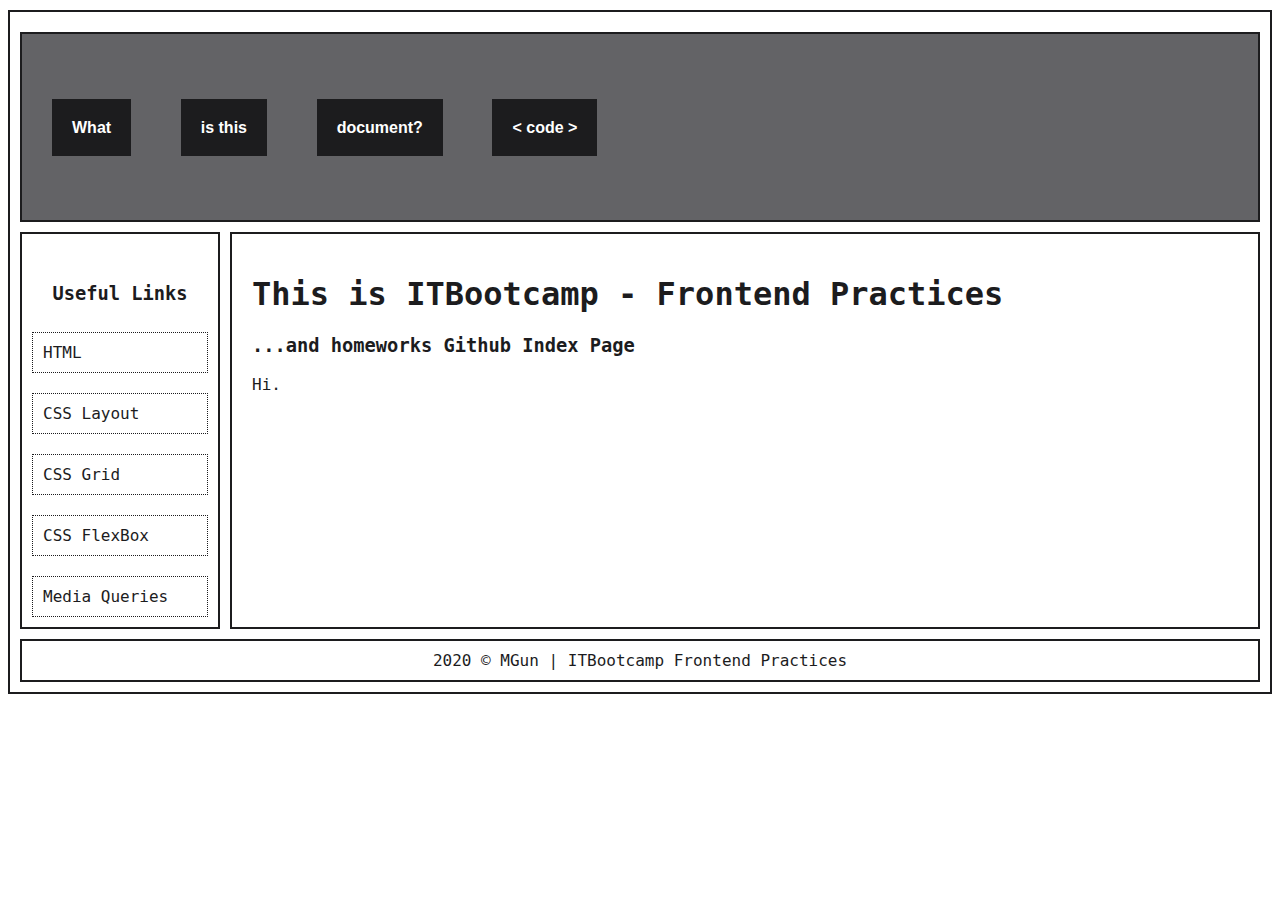
<file: index.html>
<!DOCTYPE html>
<html lang="en">
<head>
    <meta charset="UTF-8">
    <meta name="viewport" content="width=device-width, initial-scale=1.0">
    <meta http-equiv="X-UA-Compatible" content="ie=edge">
    <title>Frontend Practices</title>
    <link rel="stylesheet" href="index.css">

</head>

<body>
    <div class="container">
      <div class="header">
        <nav class= "menu">
            <a href="" onclick= "alert('🤔\n ???')">What</a>
            <a href="" onclick= "alert('...a pencil? \n✍🏻')">is this</a>
            <a href="" onclick= "alert('🤓\nDid you mean <!DOCTYPE html> ?')">document?</a>
            <a href="https://github.com/mgunsd/frontendpractice/tree/master">< code ></a>
          </nav>
      </div>
      <div class="main">
        
        <h1>This is ITBootcamp - Frontend Practices</h1>
        <h3>...and homeworks Github Index Page </h3>
        
        <p>Hi.</p>
      </div>
      <div class="side">  
            <h3>Useful Links</h3>
        <nav class= "sidelinks">
            <a href="https://developer.mozilla.org/en-US/docs/Learn/HTML/Introduction_to_HTML">HTML</a>
            <a href="https://developer.mozilla.org/en-US/docs/Learn/CSS/CSS_layout">CSS Layout</a>
            <a href="https://developer.mozilla.org/en-US/docs/Web/CSS/CSS_Grid_Layout">CSS Grid</a>
            <a href="https://developer.mozilla.org/en-US/docs/Web/CSS/CSS_Flexible_Box_Layout">CSS FlexBox</a>
            <a href="https://developer.mozilla.org/en-US/docs/Web/CSS/Media_Queries">Media Queries</a>
        </nav>  
      </div> 
      <div class="footer">
        2020 © MGun | ITBootcamp Frontend Practices 
      </div>

    </div>
    
</body>
</html>
</file>
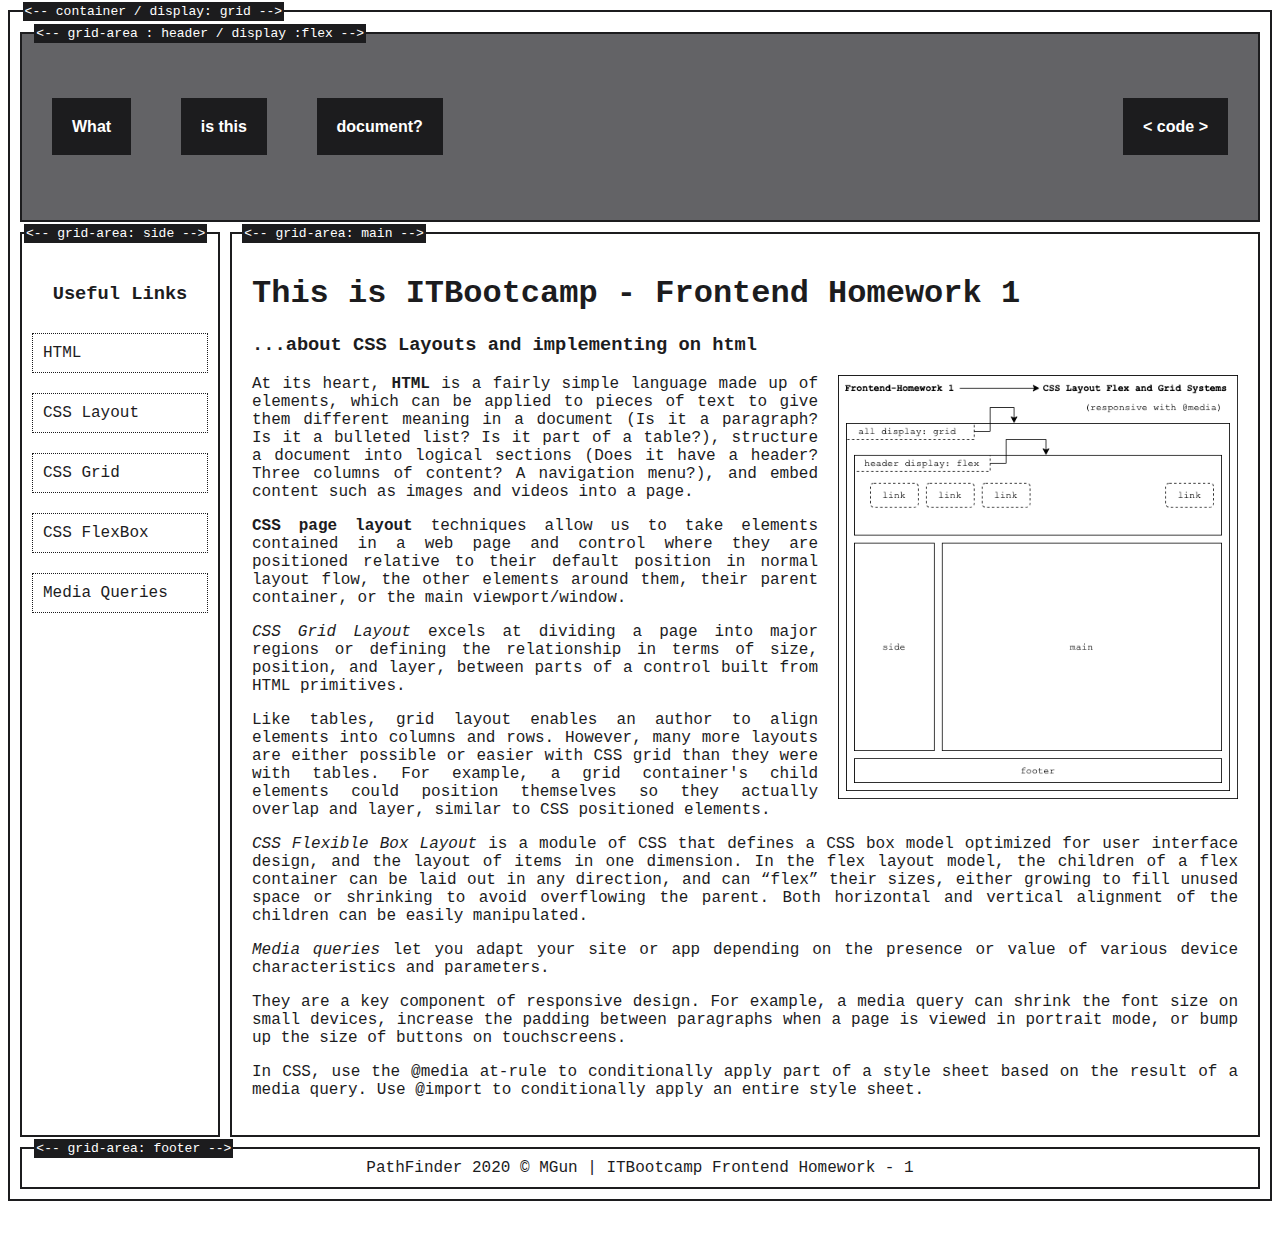
<file: hw1/index.html>
<!DOCTYPE html>
<html lang="en">
<head>
    <meta charset="UTF-8">
    <meta name="viewport" content="width=device-width, initial-scale=1.0">
    <meta http-equiv="X-UA-Compatible" content="ie=edge">
    <title>pathFinder</title>
    <link rel="stylesheet" href="pfhw1.css">

</head>

<body>
    <div class="container">
      <div class="label"> <-- container / display: grid --> </div>
      <div class="header">
        <div class="label"> <-- grid-area : header / display :flex --> </div>
        <nav class= "hL">
            <a href="" onclick= "alert('🤔\n ???')">What</a>
            <a href="" onclick= "alert('...a pencil? \n✍🏻')">is this</a>
            <a href="" onclick= "alert('🤓\nDid you mean <!DOCTYPE html> ?')">document?</a>
        </nav>
        <nav class= "hR">
            <a href="https://github.com/mgunsd/FrontendHW/tree/master/hw1">< code ></a>
            <!-- <a href="pathfinder.html"><img src="logofull-w.png" alt="logofull-bw.png"></a> -->
        </nav>
      </div>
      
      <div class="main">
        <div class="label"> <-- grid-area: main --> </div>
        
        <h1>This is ITBootcamp - Frontend Homework 1</h1>
        <h3>...about CSS Layouts and implementing on html </h3>
        
        <img src="Homwork  Diagram.png">
        <p>At its heart, <strong>HTML</strong> is a fairly simple language made up of elements, which can be applied to pieces of text to give them different meaning in a document (Is it a paragraph? Is it a bulleted list? Is it part of a table?), structure a document into logical sections (Does it have a header? Three columns of content? A navigation menu?), and embed content such as images and videos into a page. 
        </p>
        <p><strong>CSS page layout </strong> techniques allow us to take elements contained in a web page and control where they are positioned relative to their default position in normal layout flow, the other elements around them, their parent container, or the main viewport/window.  
        </p>
        <p><em>CSS Grid Layout </em> excels at dividing a page into major regions or defining the relationship in terms of size, position, and layer, between parts of a control built from HTML primitives.
        </p>
        <p>Like tables, grid layout enables an author to align elements into columns and rows. However, many more layouts are either possible or easier with CSS grid than they were with tables. For example, a grid container's child elements could position themselves so they actually overlap and layer, similar to CSS positioned elements. 
        </p>
        <p><em>CSS Flexible Box Layout </em> is a module of CSS that defines a CSS box model optimized for user interface design, and the layout of items in one dimension. In the flex layout model, the children of a flex container can be laid out in any direction, and can “flex” their sizes, either growing to fill unused space or shrinking to avoid overflowing the parent. Both horizontal and vertical alignment of the children can be easily manipulated.  
        </p>
        <P><em>Media queries</em> let you adapt your site or app depending on the presence or value of various device characteristics and parameters.
        </P>
        <p>They are a key component of responsive design. For example, a media query can shrink the font size on small devices, increase the padding between paragraphs when a page is viewed in portrait mode, or bump up the size of buttons on touchscreens.
        </p>
        <p>In CSS, use the @media at-rule to conditionally apply part of a style sheet based on the result of a media query. Use @import to conditionally apply an entire style sheet.
        </p>
      </div>

      <div class="side">
        <div class="label"> <-- grid-area: side --> </div>   
            <h3>Useful Links</h3>
        <nav class= "sidelinks">
            <a href="https://developer.mozilla.org/en-US/docs/Learn/HTML/Introduction_to_HTML">HTML</a>
            <a href="https://developer.mozilla.org/en-US/docs/Learn/CSS/CSS_layout">CSS Layout</a>
            <a href="https://developer.mozilla.org/en-US/docs/Web/CSS/CSS_Grid_Layout">CSS Grid</a>
            <a href="https://developer.mozilla.org/en-US/docs/Web/CSS/CSS_Flexible_Box_Layout">CSS FlexBox</a>
            <a href="https://developer.mozilla.org/en-US/docs/Web/CSS/Media_Queries">Media Queries</a>
        </nav>  
      </div>
      
      <div class="footer">
        <div class="label"> <-- grid-area: footer --> </div>
        PathFinder 2020 © MGun | ITBootcamp Frontend Homework - 1 
      </div>

    </div>
    
</body>
</html>
</file>
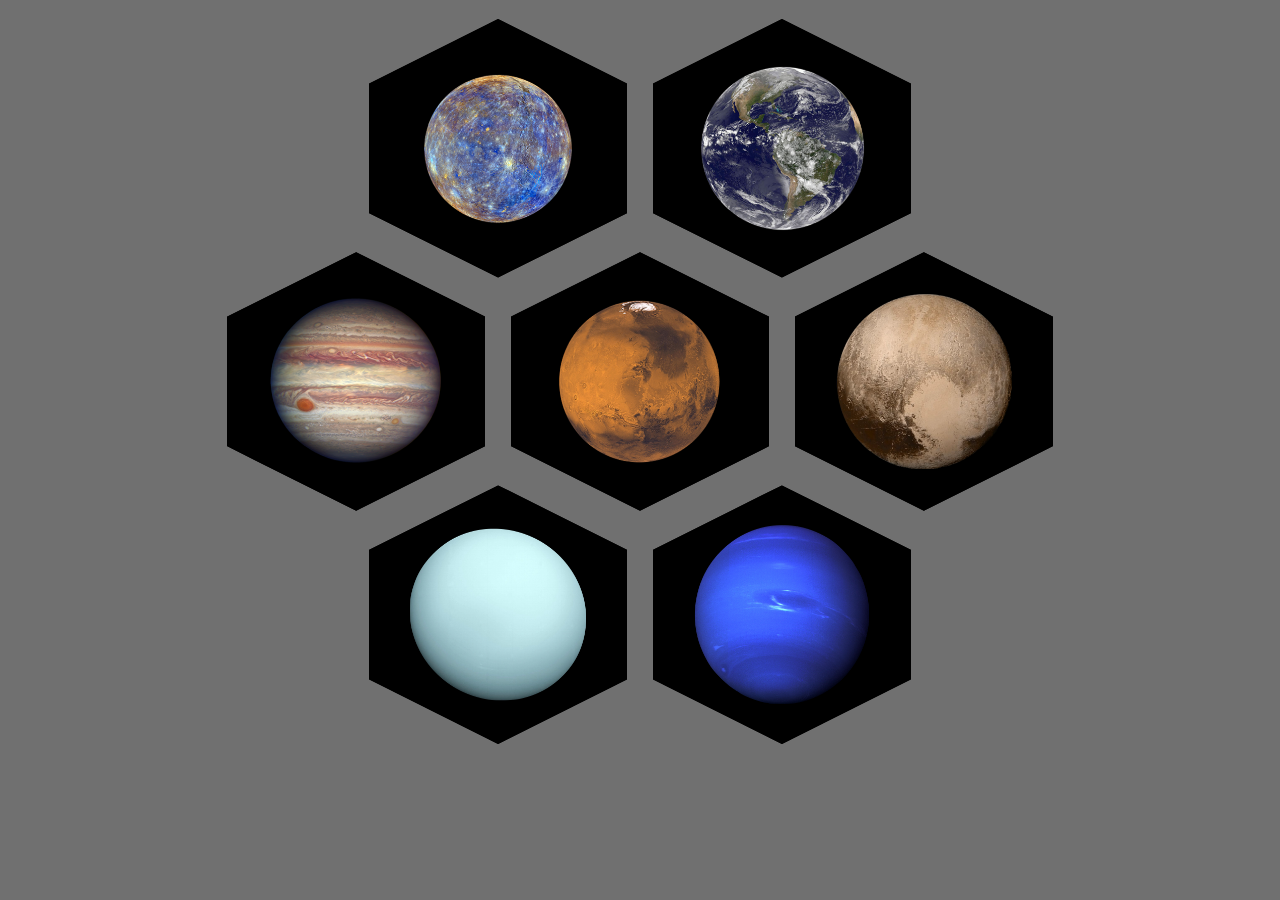
<file: hexagonexample/hx.html>
<!DOCTYPE html>
<html lang="en">
<head>
    <meta charset="UTF-8">
    <meta name="viewport" content="width=device-width, initial-scale=1.0">
    <title>hxa</title>
    <link rel="stylesheet" href="hx.css">
</head>
<body>
   <div class="container" >
    
    <div class ="two">
        <div class="box"> 
            <img class="image" src="./planets/01.png" alt="" >
        </div>
        <div class="box"> 
            <img class="image" src="./planets/02.png" alt="" >
        </div>
    </div>


    <div class ="three">
        <div class="box"> 
            <img class="image" src="./planets/03.png" alt="" >
        </div>
        <div class="box"> 
            <img class="image" src="./planets/04.png" alt="" >
        </div>
        <div class="box"> 
            <img class="image" src="./planets/05.png" alt="" >
        </div>
    </div>

    <div class ="two">
        <div class="box"> 
            <img class="image" src="./planets/06.png" alt="" >
        </div>
        <div class="box"> 
            <img class="image" src="./planets/07.png" alt="" >
        </div>
    </div>

    </div>
</body>
</html>
</file>
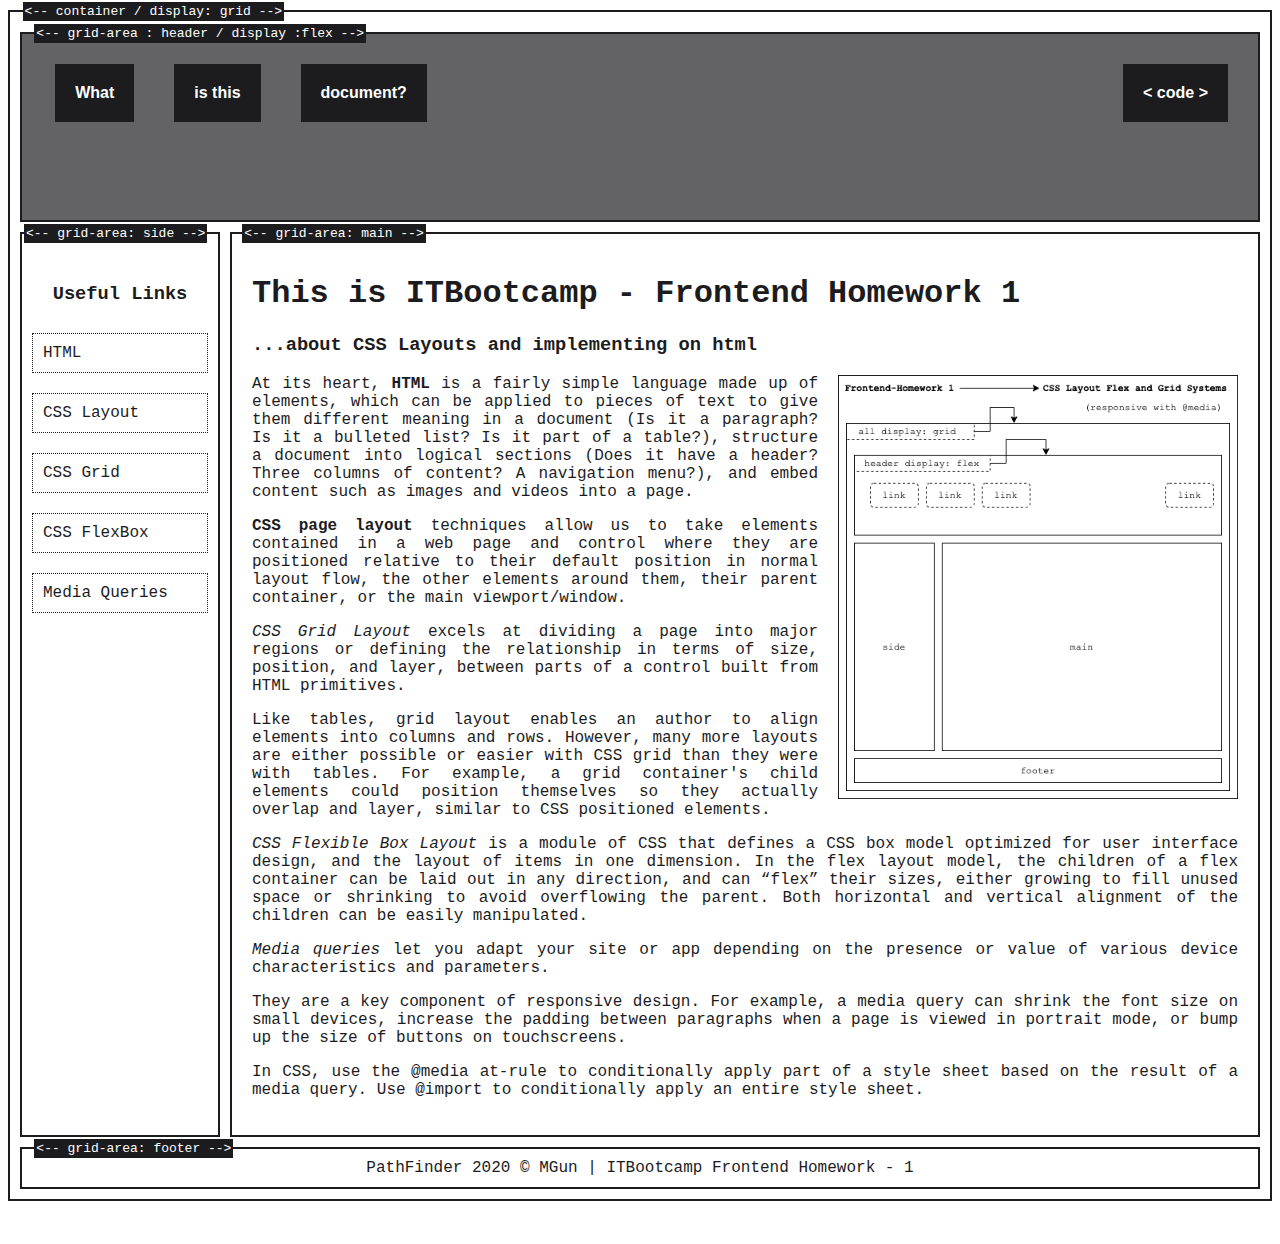
<file: hw1/indexalt.html>
<!DOCTYPE html>
<html lang="en">
<head>
    <meta charset="UTF-8">
    <meta name="viewport" content="width=device-width, initial-scale=1.0">
    <meta http-equiv="X-UA-Compatible" content="ie=edge">
    <title>pathFinder</title>
    <link rel="stylesheet" href="pfhw1alt.css">

</head>

<body>
    <div class="container">
      <div class="label"> <-- container / display: grid --> </div>
      <div class="header">
        <div class="label"> <-- grid-area : header / display :flex --> </div>
        <nav class= "menu">
            <a href="" onclick= "alert('🤔\n ???')">What</a>
            <a href="" onclick= "alert('...a pencil? \n✍🏻')">is this</a>
            <a href="" onclick= "alert('🤓\nDid you mean <!DOCTYPE html> ?')">document?</a>
            <a href="https://github.com/mgunsd/FrontendHW/tree/master/hw1">< code ></a>
          </nav>
      </div>
      <div class="main">
        <div class="label"> <-- grid-area: main --> </div>
        
        <h1>This is ITBootcamp - Frontend Homework 1</h1>
        <h3>...about CSS Layouts and implementing on html </h3>
        
        <img src="Homwork  Diagram.png">
        <p>At its heart, <strong>HTML</strong> is a fairly simple language made up of elements, which can be applied to pieces of text to give them different meaning in a document (Is it a paragraph? Is it a bulleted list? Is it part of a table?), structure a document into logical sections (Does it have a header? Three columns of content? A navigation menu?), and embed content such as images and videos into a page. 
        </p>
        <p><strong>CSS page layout </strong> techniques allow us to take elements contained in a web page and control where they are positioned relative to their default position in normal layout flow, the other elements around them, their parent container, or the main viewport/window.  
        </p>
        <p><em>CSS Grid Layout </em> excels at dividing a page into major regions or defining the relationship in terms of size, position, and layer, between parts of a control built from HTML primitives.
        </p>
        <p>Like tables, grid layout enables an author to align elements into columns and rows. However, many more layouts are either possible or easier with CSS grid than they were with tables. For example, a grid container's child elements could position themselves so they actually overlap and layer, similar to CSS positioned elements. 
        </p>
        <p><em>CSS Flexible Box Layout </em> is a module of CSS that defines a CSS box model optimized for user interface design, and the layout of items in one dimension. In the flex layout model, the children of a flex container can be laid out in any direction, and can “flex” their sizes, either growing to fill unused space or shrinking to avoid overflowing the parent. Both horizontal and vertical alignment of the children can be easily manipulated.  
        </p>
        <P><em>Media queries</em> let you adapt your site or app depending on the presence or value of various device characteristics and parameters.
        </P>
        <p>They are a key component of responsive design. For example, a media query can shrink the font size on small devices, increase the padding between paragraphs when a page is viewed in portrait mode, or bump up the size of buttons on touchscreens.
        </p>
        <p>In CSS, use the @media at-rule to conditionally apply part of a style sheet based on the result of a media query. Use @import to conditionally apply an entire style sheet.
        </p>
      </div>
      <div class="side">
        <div class="label"> <-- grid-area: side --> </div>   
            <h3>Useful Links</h3>
        <nav class= "sidelinks">
            <a href="https://developer.mozilla.org/en-US/docs/Learn/HTML/Introduction_to_HTML">HTML</a>
            <a href="https://developer.mozilla.org/en-US/docs/Learn/CSS/CSS_layout">CSS Layout</a>
            <a href="https://developer.mozilla.org/en-US/docs/Web/CSS/CSS_Grid_Layout">CSS Grid</a>
            <a href="https://developer.mozilla.org/en-US/docs/Web/CSS/CSS_Flexible_Box_Layout">CSS FlexBox</a>
            <a href="https://developer.mozilla.org/en-US/docs/Web/CSS/Media_Queries">Media Queries</a>
        </nav>  
      </div>
      
      <div class="footer">
        <div class="label"> <-- grid-area: footer --> </div>
        PathFinder 2020 © MGun | ITBootcamp Frontend Homework - 1 
      </div>

    </div>
    
</body>
</html>
</file>
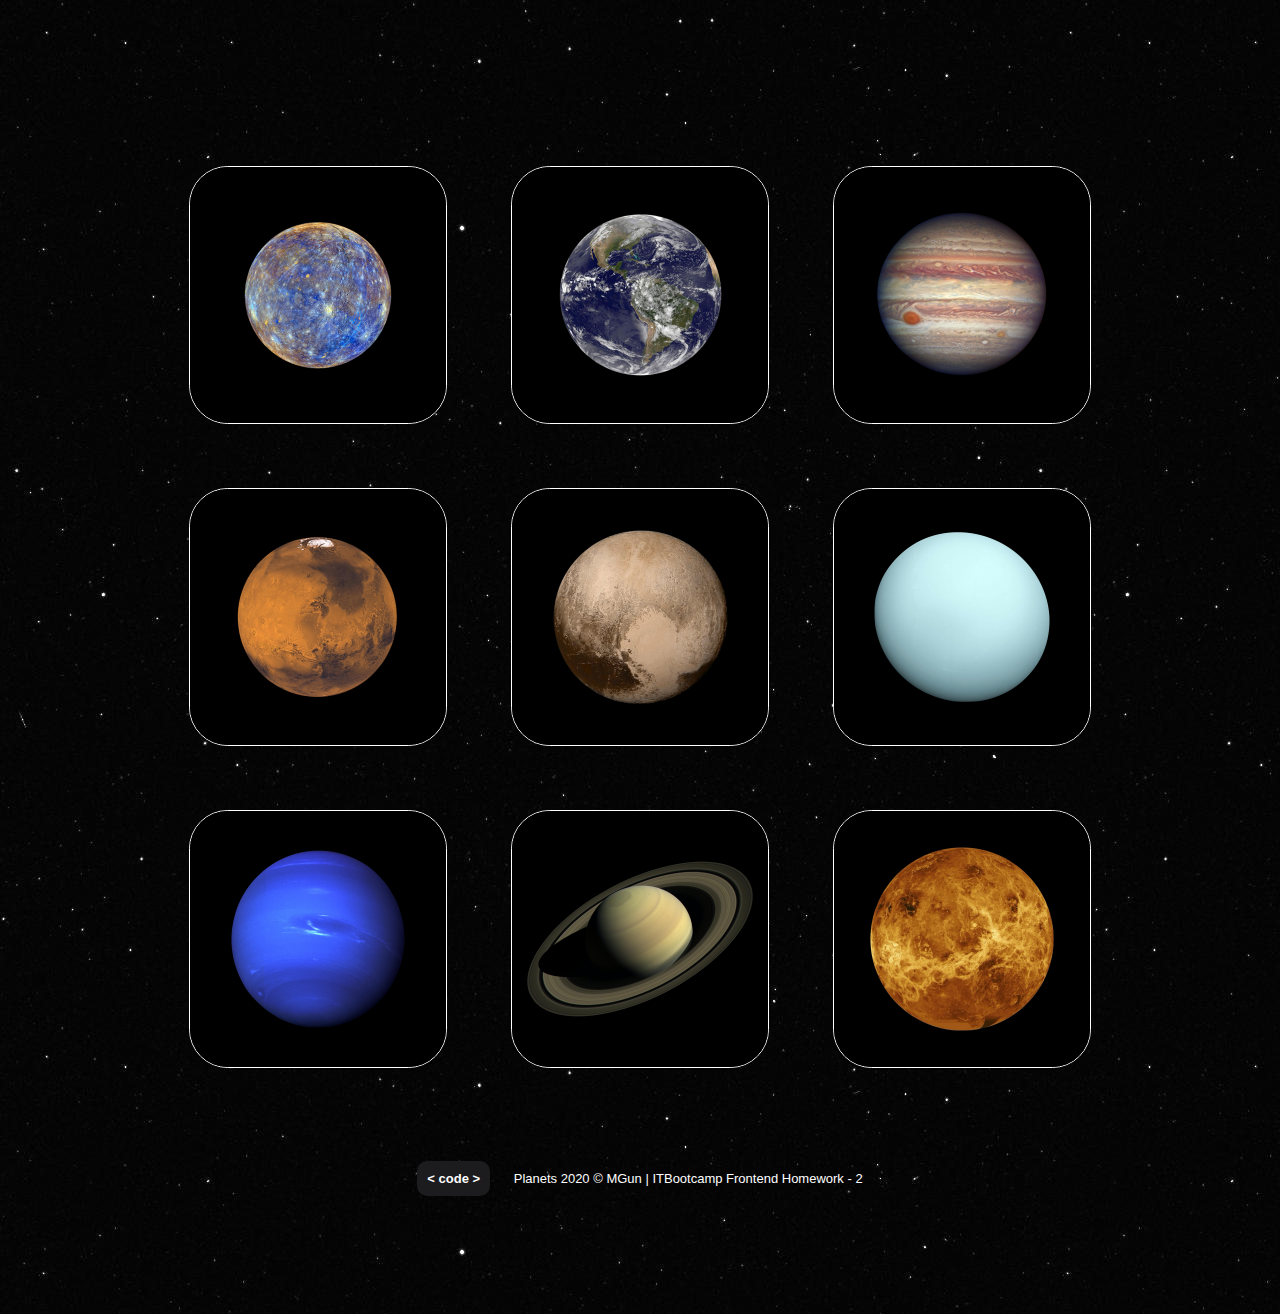
<file: hw2/hw2.html>
<!DOCTYPE html>
<html lang="en">
<head>
    <meta charset="UTF-8">
    <meta name="viewport" content="width=device-width, initial-scale=1.0">
    <title>hw2</title>
    <link rel="stylesheet" href="hw2.css">
</head>
<body>
   <div class="container" >
    
        <div class="box"> 
            <img class="image" src="./planets/01.png" alt="" >
        </div>
        <div class="box"> 
            <img class="image" src="./planets/02.png" alt="" >
        </div>
        <div class="box"> 
            <img class="image" src="./planets/03.png" alt="" >
        </div>
        <div class="box"> 
            <img class="image" src="./planets/04.png" alt="" >
        </div>
        <div class="box"> 
            <img class="image" src="./planets/05.png" alt="" >
        </div>
        <div class="box"> 
            <img class="image" src="./planets/06.png" alt="" >
        </div>
        <div class="box"> 
            <img class="image" src="./planets/07.png" alt="" >
        </div>
        <div class="box"> 
            <img class="image" src="./planets/08.png" alt="" >
        </div>
        <div class="box"> 
            <img class="image" src="./planets/09.png" alt="" >
        </div>

    </div>
    <div class="footer">
        <a href="https://github.com/mgunsd/frontendpractice/tree/master/hw2">< code ></a>
        Planets 2020 © MGun | ITBootcamp Frontend Homework - 2
    </div>
</body>
</html>
</file>
<file: index.css>
body {
    height: 100%;
    font-family:IBM Plex Mono,monospace;
    /* font-family: -apple-system, BlinkMacSystemFont, sans-serif;  */
    color: rgb(28,28,30);
}
div {
    position: relative;
    border-style: solid;
    border-color: rgb(28,28,30);
    border-width: 2px;
}
.label {
    position: absolute;
    left:1%;
    top:-10px;
    color: white;
    background-color: rgb(28,28,30);
    font-family:monospace;
} 
.container{
    margin-top: 10px;
    padding: 10px;
    display: grid;
    row-gap: 10px;
    column-gap: 10px;
    grid-template:
    "header header header" 200px
    "side main main" auto
    "footer footer footer" auto
    / 200px auto auto;
}
.header {
    margin-top: 10px;
    padding:10px ;
    grid-area: header;
    display: flex;
    justify-content: space-between;
    align-items: center;
    background:rgb(99, 99, 102);
}
.header a {
    color: white;
    background-color:rgb(28,28,30);
    padding: 20px;
    margin: 20px;
    font-weight: bold;
    text-align: center; 
    /* border-radius: 3px; */
    text-decoration: none;
    white-space: nowrap;
    font-family: -apple-system, BlinkMacSystemFont, sans-serif; 
 }
.header a:hover{color:rgb(28,28,30); background-color: white;}
.main{
    grid-area: main;
    padding: 20px;
}
.main p {text-align: justify;}
.main img {
    float: right;
    max-width: 50%;
    width: 400px;
    margin-left: 20px;
    margin-bottom: 20px;
  }

.side{
    grid-area: side;
    padding-top: 30px;
}
.side h3 {text-align: center;}
.side nav{
    display: flex;
    flex-direction: column;
}
.side a{ 
   border-style: dotted;
   border-width: 0.5px;
   margin: 10px;
   padding: 10px;
   text-decoration: none; color: rgb(28,28,30)
}
.side a:hover{ color:white; background-color: rgb(28,28,30); }
.footer{
    grid-area: footer;
    padding:10px;
    text-align: center;
}
@media screen and (max-width:900px) {
    .container {
        column-gap: 0px;
        grid-template:
        "header" 200px
        "main" auto
        "side" auto
        "footer" auto
        / auto auto;
    }
    .main img {
        float: center;
        max-width: 100%;    }
    .header {
        flex-direction: column;
        align-items:stretch;  
    }
    .header a {
        padding: 10px;
        flex: 1;
     }
     .hL, .hR {display: flex;	
        }
}
</file>
<file: hw1/pfhw1.css>
body {
    height: 100%;
    font-family:IBM Plex Mono,monospace;
    /* font-family: -apple-system, BlinkMacSystemFont, sans-serif;  */
    color: rgb(28,28,30);
}
div {
    position: relative;
    border-style: solid;
    border-color: rgb(28,28,30);
    border-width: 2px;
}
.label {
    position: absolute;
    left:1%;
    top:-10px;
    color: white;
    background-color: rgb(28,28,30);
    font-family:monospace;
} 
.container{
    margin-top: 10px;
    padding: 10px;
    display: grid;
    row-gap: 10px;
    column-gap: 10px;
    grid-template:
    "header header header" 200px
    "side main main" auto
    "footer footer footer" auto
    / 200px auto auto;
}
.header {
    margin-top: 10px;
    padding:10px ;
    grid-area: header;
    display: flex;
    justify-content: space-between;
    align-items: center;
    background:rgb(99, 99, 102);
}
.header a {
    color: white;
    background-color:rgb(28,28,30);
    padding: 20px;
    margin: 20px;
    font-weight: bold;
    text-align: center; 
    /* border-radius: 3px; */
    text-decoration: none;
    white-space: nowrap;
    font-family: -apple-system, BlinkMacSystemFont, sans-serif; 
 }
.header a:hover{color:rgb(28,28,30); background-color: white;}
.main{
    grid-area: main;
    padding: 20px;
}
.main p {text-align: justify;}
.main img {
    float: right;
    max-width: 50%;
    width: 400px;
    margin-left: 20px;
    margin-bottom: 20px;
  }

.side{
    grid-area: side;
    padding-top: 30px;
}
.side h3 {text-align: center;}
.side nav{
    display: flex;
    flex-direction: column;
}
.side a{ 
   border-style: dotted;
   border-width: 0.5px;
   margin: 10px;
   padding: 10px;
   text-decoration: none; color: rgb(28,28,30)
}
.side a:hover{ color:white; background-color: rgb(28,28,30); }
.footer{
    grid-area: footer;
    padding:10px;
    text-align: center;
}
@media screen and (max-width:900px) {
    .container {
        column-gap: 0px;
        grid-template:
        "header" 200px
        "main" auto
        "side" auto
        "footer" auto
        / auto auto;
    }
    .main img {
        float: center;
        max-width: 100%;    }
    .header {
        flex-direction: column;
        align-items:stretch;  
    }
    .header a {
        padding: 10px;
        flex: 1;
     }
     .hL, .hR {display: flex;	
        }
}
</file>
<file: hexagonexample/hx.css>
html{
    box-sizing: border-box;
}
*,*::after, * ::before{
    background-origin: inherit;
}
body {
    margin: 0;
    padding: 0;
    background-color: #707070;
    /* background-image: url("./space.jpg"); */
}
.container {
    display: flex;
    flex-flow: row wrap;
    padding: 0.5%;
    align-items: center;
    justify-content: center;
   
}

.two{
    display: flex;
    justify-content: center;
}
.three{
    display: flex;
    justify-content: center;
    margin-top:-4% ;
    margin-bottom: -4%
    
}

.box {
    margin: 1%;
    width: 20.4%;
    height: 20.4%;
    overflow: hidden;
    background-color: black;
    clip-path:polygon(50% 0, 100% 25%, 100% 75%, 50% 100%, 0 75%, 0 25%);
    /* clip-path: polygon(92.32051% 40%, 93.79385% 43.1596%, 94.69616% 46.52704%, 95% 50%, 94.69616% 53.47296%, 93.79385% 56.8404%, 92.32051% 60%, 79.82051% 81.65064%, 77.82089% 84.50639%, 75.35575% 86.97152%, 72.5% 88.97114%, 69.3404% 90.44449%, 65.97296% 91.34679%, 62.5% 91.65064%, 37.5% 91.65064%, 34.02704% 91.34679%, 30.6596% 90.44449%, 27.5% 88.97114%, 24.64425% 86.97152%, 22.17911% 84.50639%, 20.17949% 81.65064%, 7.67949% 60%, 6.20615% 56.8404%, 5.30384% 53.47296%, 5% 50%, 5.30384% 46.52704%, 6.20615% 43.1596%, 7.67949% 40%, 20.17949% 18.34936%, 22.17911% 15.49361%, 24.64425% 13.02848%, 27.5% 11.02886%, 30.6596% 9.55551%, 34.02704% 8.65321%, 37.5% 8.34936%, 62.5% 8.34936%, 65.97296% 8.65321%, 69.3404% 9.55551%, 72.5% 11.02886%, 75.35575% 13.02848%, 77.82089% 15.49361%, 79.82051% 18.34936%);
} */
}
 
.box img {
    height: 100%;
    width: 100%;
    display: block;
    margin: auto;
    cursor: pointer;
    transition: all 0.6s ease-in-out;
}

.box img:hover {
    transform: scale(1.61) rotate(70deg);
    filter: brightness(2)
}
</file>
<file: hw1/pfhw1alt.css>
html{
    box-sizing: border-box;
}
*,*:after, *before{
    box-sizing: inherit;
}

/* They do that because the property of box-sizing is not inherited by default, and they want this style applied to all elements AND any pseudo-elements.

FYI: These are actually pseudo-elements, and the good practice way to indicate them is with two ::'s, like this:

*, *::after, *::before { box-sizing:border-box; } */

body {
    height: 100%;
    font-family:IBM Plex Mono,monospace;
    color: rgb(28,28,30);
}
div {
    position: relative;
    border-style: solid;
    border-color: rgb(28,28,30);
    border-width: 2px;
}
.label {
    position: absolute;
    left:1%;
    top:-10px;
    color: white;
    background-color: rgb(28,28,30);
    font-family:monospace;
} 
.container{
    margin-top: 10px;
    padding: 10px;
    display: grid;
    row-gap: 10px;
    column-gap: 10px;
    grid-template:
    "header header header" 200px
    "side main main" auto
    "footer footer footer" auto
    / 200px auto auto;
}
.header {
    margin-top: 10px;
    padding:10px ;
    grid-area: header;
    background:rgb(99, 99, 102);
    display:block ;
}
.menu{
display: flex;
padding-left: 0.2em;
justify-content: flex-start;
}
.menu a {
    color: white;
    background-color:rgb(28,28,30);
    padding: 20px;
    margin: 20px;
    font-weight: bold;
    text-align: center; 
    /* border-radius: 3px; */
    text-decoration: none;
    white-space: nowrap;
    font-family: -apple-system, BlinkMacSystemFont, sans-serif; 
 }
.menu a:hover{color:rgb(28,28,30); background-color: white;}
.menu :last-child{margin-left: auto;}
.main{
    grid-area: main;
    padding: 20px;
}
.main p {text-align: justify;}
.main img {
    float: right;
    max-width: 50%;
    width: 400px;
    margin-left: 20px;
    margin-bottom: 20px;
  }

.side{
    grid-area: side;
    padding-top: 30px;
}
.side h3 {text-align: center;}
.side nav{
    display: flex;
    flex-direction: column;
}
.side a{ 
   border-style: dotted;
   border-width: 0.5px;
   margin: 10px;
   padding: 10px;
   text-decoration: none; color: rgb(28,28,30)
}
.side a:hover{ color:white; background-color: rgb(28,28,30); }
.footer{
    grid-area: footer;
    padding:10px;
    text-align: center;
}
@media screen and (max-width:900px) {
    .container {
        column-gap: 0px;
        grid-template:
        "header" 200px
        "main" auto
        "side" auto
        "footer" auto
        / auto auto;
    }
    .main img {
        float: center;
        max-width: 100%;    }
    .header {
        flex-direction: column;
        align-items:stretch;  
    }
    .menu a {
        padding: 10px;
        flex: 1;
       
     }
     .menu last-child{

     }
     /* .hL, .hR {display: flex;	
        } */
}
</file>
<file: hw2/hw2.css>
html{
    box-sizing: border-box;
}
*,*::after, * ::before{
    background-origin: inherit;
}
body {
    margin: 0;
    padding: 10vw;
    background-color: #707070;
    background-image: url("./space.jpg");
}
.container {
    display: flex;
    flex-flow: row wrap;
    padding: 0.5vw;
    justify-content: center;
    
}
.box {
    margin: 2.5vw;
    width: 20vw;
    height: 20vw;
    border-width: 1px;
    border-style: solid;
    border-color:white;
    border-radius: 15%;
    overflow: hidden;
    background-color: black;
 }
 
.box img {
    height: 100%;
    width: 100%;
    /* object-fit: cover; */
    display: block;
    margin: auto;
    cursor: pointer;
    transition: all 0.6s ease-in-out;
}

.box img:hover {
    transform: scale(1.61) rotate(70deg);
}
.footer{
    margin-top:5vw;
    text-align: center;
    color:white;
    font-family: -apple-system, BlinkMacSystemFont, sans-serif; 
    font-size: small;
}

.footer a{
    color: white;
    background-color:rgb(28,28,30);
    padding: 10px;
    margin-right: 20px;
    font-weight: bold;
    text-align: center; 
    border-radius: 10px;
    text-decoration: none;
    white-space: nowrap;
}
</file>
